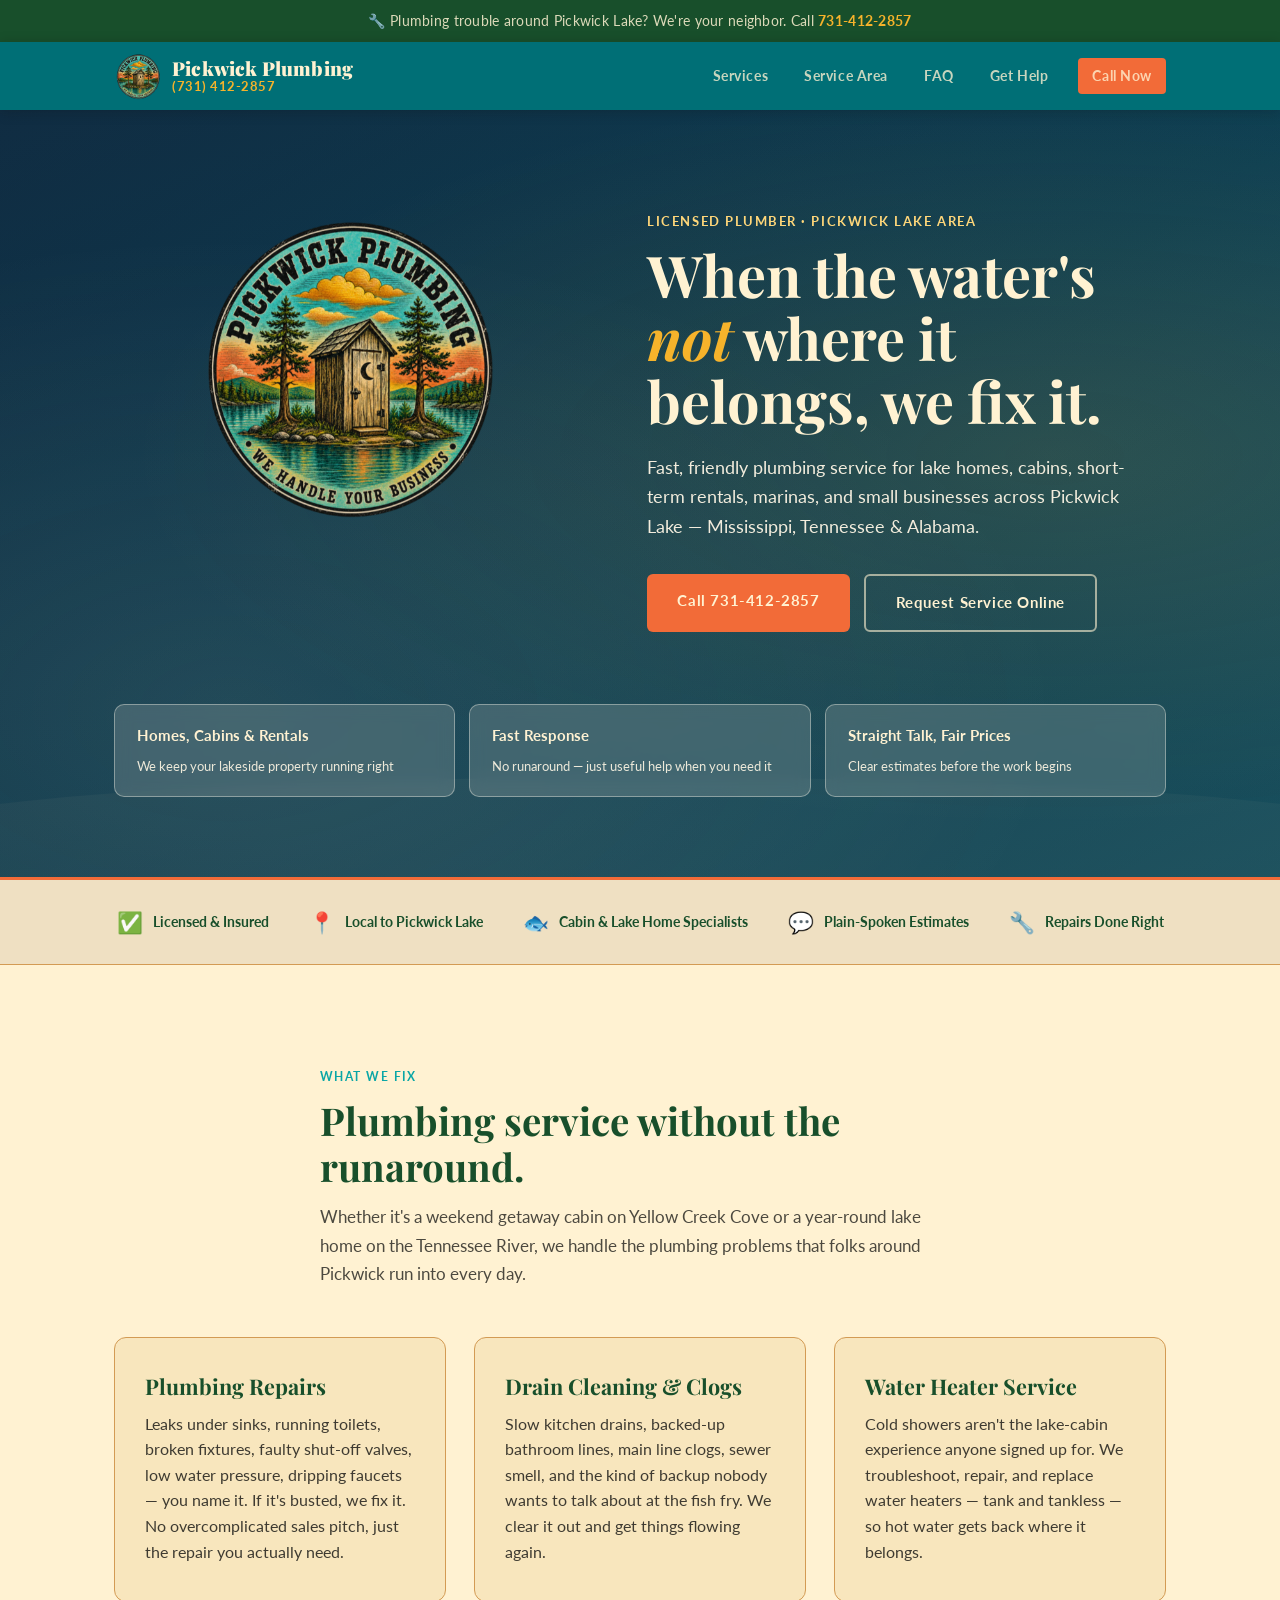
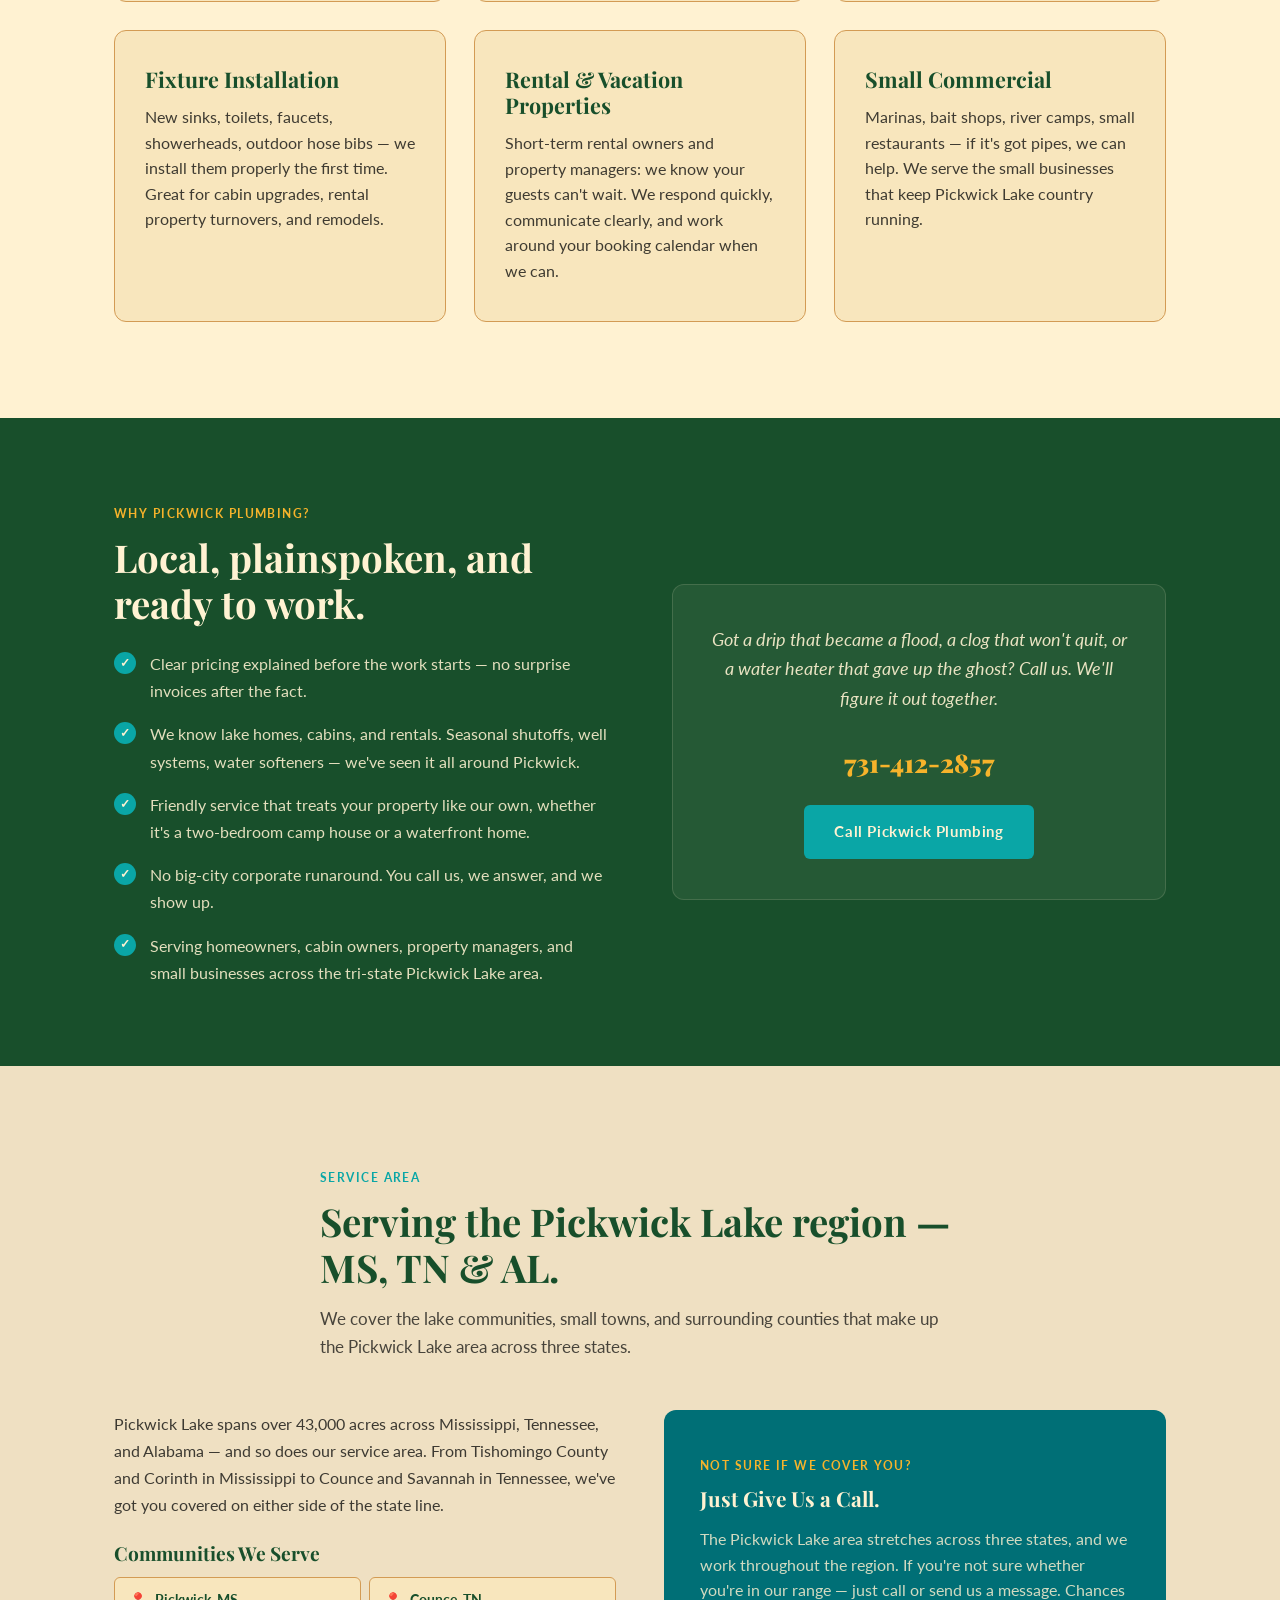
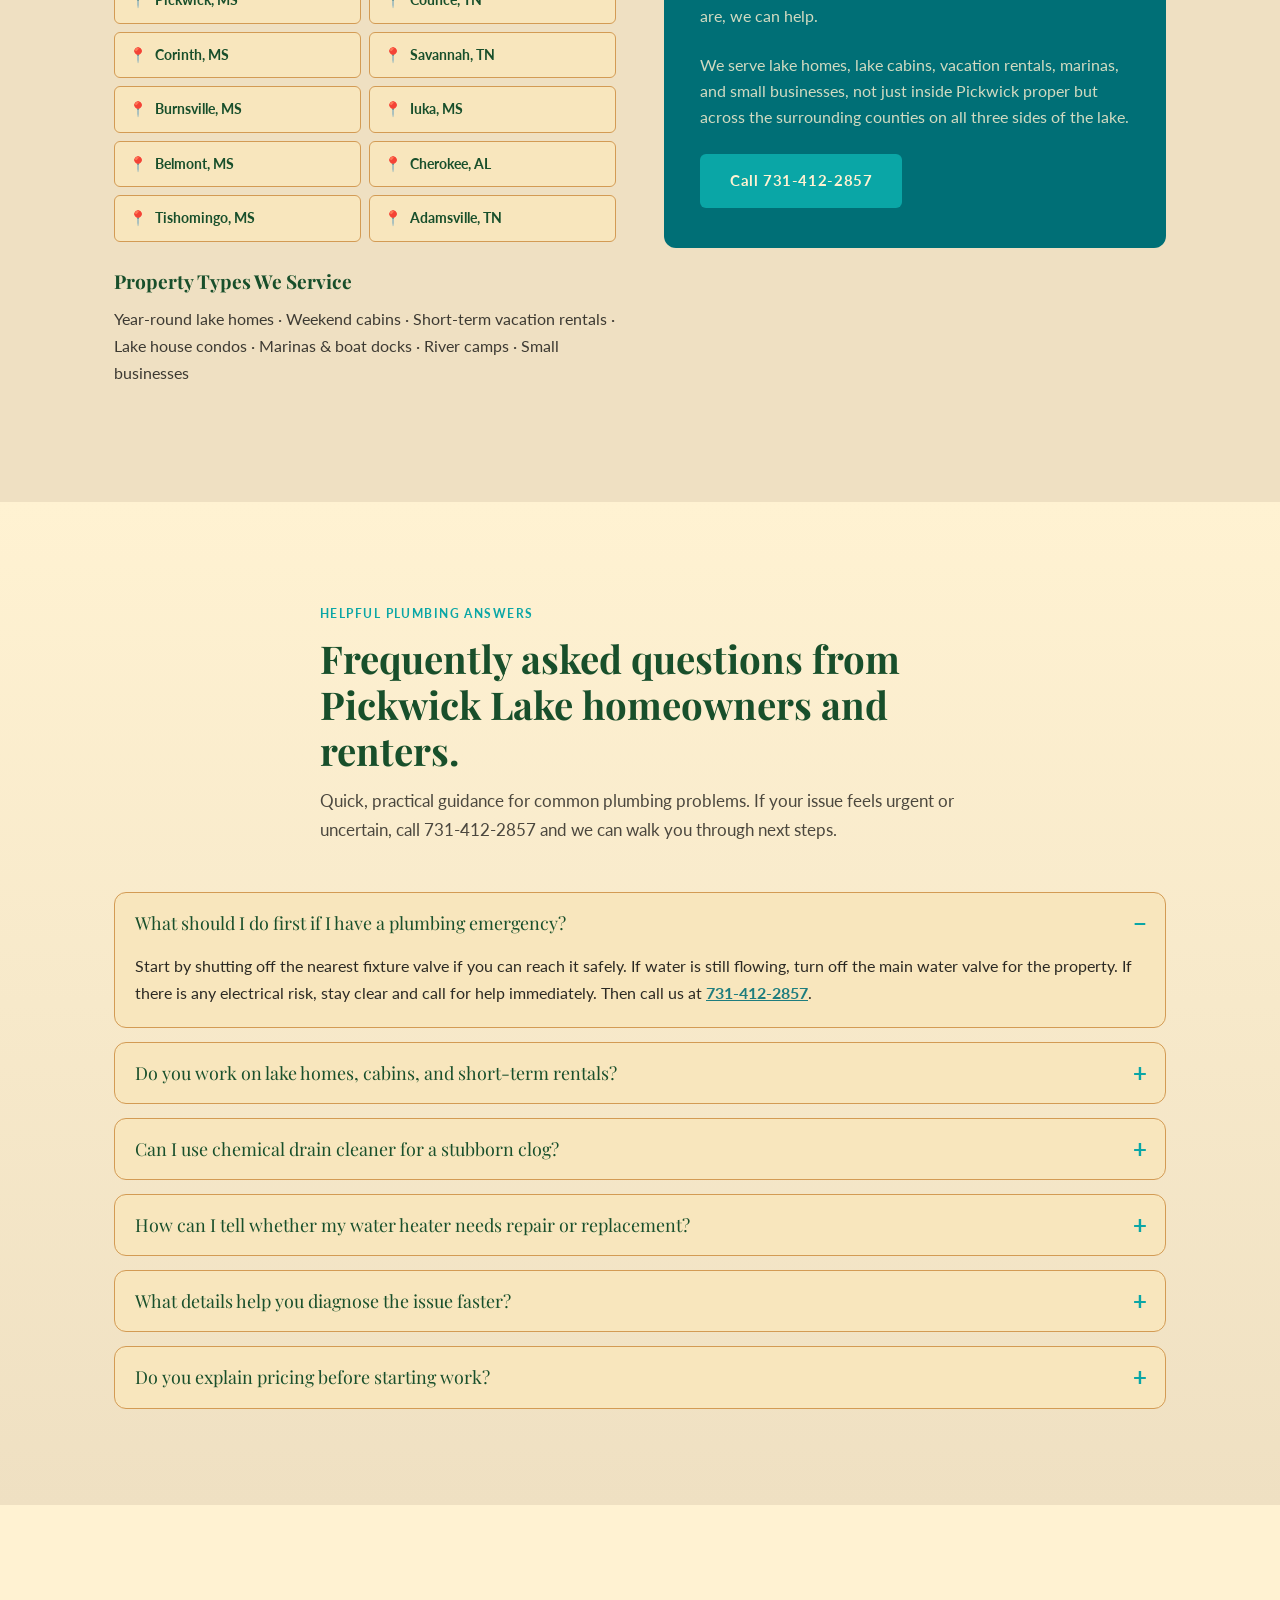
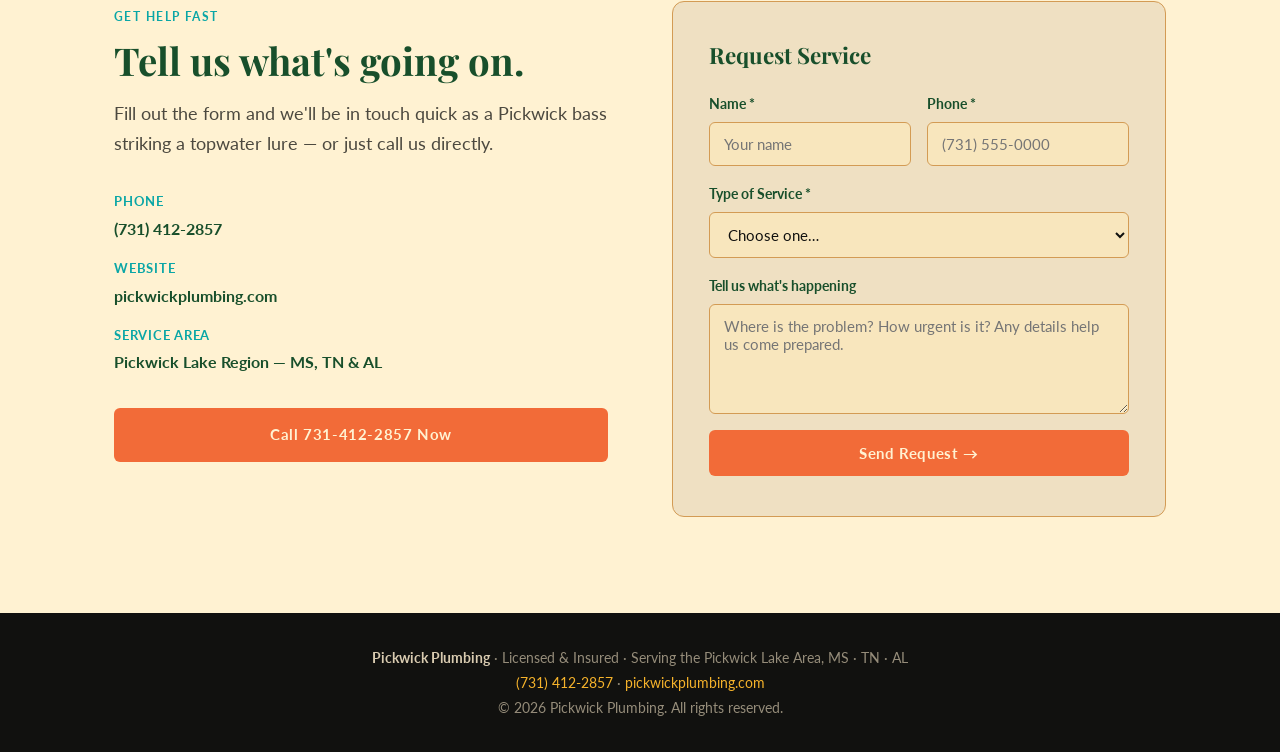
<file: index.html>
<!DOCTYPE html>
<html lang="en">
<head>
  <meta charset="UTF-8" />
  <meta name="viewport" content="width=device-width, initial-scale=1.0" />
  <style>
    /* Critical layout guards to minimize CLS while full CSS loads asynchronously. */
    body { margin: 0; font-family: 'Lato', Arial, sans-serif; line-height: 1.7; background: #fff2d2; color: #11110f; }
    img { display: block; max-width: 100%; height: auto; }
    .top-bar { background: #184f2b; color: rgba(255, 242, 210, 0.85); text-align: center; padding: 9px 16px; font-size: .875rem; }
    header { position: sticky; top: 0; z-index: 100; background: #006f76; box-shadow: 0 2px 12px rgba(17, 17, 15, 0.22); }
    #siteNav { display: flex; align-items: center; justify-content: space-between; gap: 24px; max-width: 1100px; margin: 0 auto; padding: 0 24px; height: 68px; }
    .nav-brand { display: flex; align-items: center; gap: 10px; line-height: 1.1; }
    .nav-logo { width: 48px; height: 48px; object-fit: contain; flex-shrink: 0; }
    .nav-brand-text { display: flex; flex-direction: column; }
    .brand-name { font-family: 'Playfair Display', Georgia, serif; font-size: 1.2rem; font-weight: 900; color: #fff2d2; }
    .brand-phone { font-size: .8rem; color: #f6b32b; font-weight: 700; letter-spacing: .04em; }
    .nav-links { display: flex; align-items: center; gap: 8px; }
    .menu-toggle { display: none; }
    .hero { background: linear-gradient(150deg, #12324a 0%, #0e4b60 52%, #1f6a78 100%); color: #fff2d2; padding: 96px 0 80px; }
    .hero-inner { max-width: 1100px; margin: 0 auto; padding: 0 24px; display: grid; grid-template-columns: minmax(280px, 0.95fr) minmax(0, 1.05fr); gap: 64px; align-items: start; }
    .hero-logo { width: min(100%, 320px); height: auto; object-fit: contain; }
    @media (max-width: 820px) {
      .hero-inner { grid-template-columns: 1fr; gap: 40px; }
      .hero-logo { width: min(100%, 260px); }
    }
    @media (max-width: 768px) {
      .menu-toggle { display: block; }
      .nav-links { display: none; }
    }
  </style>

  <!-- ═══════════════════════════════════════════
       PRIMARY SEO META
  ═══════════════════════════════════════════ -->
  <title>Pickwick Plumbing | Licensed Plumber Near Pickwick Lake – Call 731-412-2857</title>
  <meta name="description" content="Pickwick Plumbing serves the Pickwick Lake area of Mississippi, Tennessee & Alabama. Licensed plumber for leaks, drain clogs, water heaters, lake cabins, rentals & more. Call 731-412-2857." />
  <meta name="keywords" content="plumber Pickwick Lake, plumbing Pickwick MS, plumber Tishomingo County, plumber Corinth MS, lake cabin plumbing, water heater repair Pickwick, drain clog Pickwick, licensed plumber near me Mississippi" />
  <meta name="robots" content="index, follow" />
  <link rel="canonical" href="https://pickwickplumbing.com/" />

    <!-- POST-DEPLOY SEO CHECKLIST
      1) Confirm https://pickwickplumbing.com/sitemap.xml returns 200 and is submitted in Google Search Console.
      2) Confirm https://pickwickplumbing.com/robots.txt returns 200 and references the sitemap URL.
      3) Confirm thank-you page includes noindex and is not listed in sitemap.xml.
      4) Inspect home URL in Search Console after deployment and request indexing if needed.
    -->

  <!-- ═══════════════════════════════════════════
       OPEN GRAPH / SOCIAL
  ═══════════════════════════════════════════ -->
  <meta property="og:type" content="website" />
  <meta property="og:title" content="Pickwick Plumbing | Serving the Pickwick Lake Area" />
  <meta property="og:description" content="Fast, friendly plumbing service for homes, lake cabins, short-term rentals & small businesses around Pickwick Lake. Call 731-412-2857." />
  <meta property="og:url" content="https://pickwickplumbing.com/" />
  <meta property="og:site_name" content="Pickwick Plumbing" />

  <!-- ═══════════════════════════════════════════
       LOCAL BUSINESS SCHEMA (JSON-LD)
  ═══════════════════════════════════════════ -->
  <script type="application/ld+json">
  {
    "@context": "https://schema.org",
    "@type": "Plumber",
    "name": "Pickwick Plumbing",
    "telephone": "+17314122857",
    "url": "https://pickwickplumbing.com",
    "areaServed": [
      "Pickwick Lake, MS",
      "Tishomingo County, MS",
      "Corinth, MS",
      "Burnsville, MS",
      "Belmont, MS",
      "Iuka, MS",
      "Counce, TN",
      "Savannah, TN",
      "Cherokee, AL"
    ],
    "serviceType": [
      "Plumbing Repair",
      "Drain Cleaning",
      "Water Heater Repair",
      "Fixture Installation",
      "Emergency Plumbing"
    ],
    "priceRange": "$$",
    "description": "Licensed plumbing service for homes, lake cabins, vacation rentals, marinas, and small businesses around Pickwick Lake."
  }
  </script>

  <script type="application/ld+json">
  {
    "@context": "https://schema.org",
    "@type": "FAQPage",
    "mainEntity": [
      {
        "@type": "Question",
        "name": "What should I do first if I have a plumbing emergency?",
        "acceptedAnswer": {
          "@type": "Answer",
          "text": "Shut off the nearest fixture valve if possible. If water is still running or spreading, turn off your home's main water valve. Then call Pickwick Plumbing at 731-412-2857 and avoid using affected fixtures until inspected."
        }
      },
      {
        "@type": "Question",
        "name": "Do you work on lake homes, cabins, and vacation rentals?",
        "acceptedAnswer": {
          "@type": "Answer",
          "text": "Yes. We routinely service lake homes, cabins, short-term rentals, marinas, and small businesses around Pickwick Lake across Mississippi, Tennessee, and Alabama."
        }
      },
      {
        "@type": "Question",
        "name": "Can I use chemical drain cleaners for a clog?",
        "acceptedAnswer": {
          "@type": "Answer",
          "text": "We usually recommend avoiding harsh chemical cleaners, especially in older piping. They can damage pipes and make professional service harder and less safe. Mechanical clearing is often safer and more effective."
        }
      },
      {
        "@type": "Question",
        "name": "How do I know if my water heater needs repair or replacement?",
        "acceptedAnswer": {
          "@type": "Answer",
          "text": "Common signs include inconsistent hot water, rust-colored water, unusual noises, leaks around the tank, and rising utility bills. We can inspect your unit and explain whether repair or replacement is the better value."
        }
      },
      {
        "@type": "Question",
        "name": "What information should I have ready when I call?",
        "acceptedAnswer": {
          "@type": "Answer",
          "text": "Share your address, the fixture or area affected, when the issue started, whether water is actively leaking, and any steps you've already taken. Photos are helpful when available."
        }
      },
      {
        "@type": "Question",
        "name": "Do you provide estimates before work begins?",
        "acceptedAnswer": {
          "@type": "Answer",
          "text": "Yes. We explain what we found, your options, and expected costs before starting approved work so you can make a clear, informed decision."
        }
      }
    ]
  }
  </script>

  <!-- ═══════════════════════════════════════════
       FONTS
  ═══════════════════════════════════════════ -->
  <link rel="preconnect" href="https://fonts.googleapis.com" />
  <link rel="preconnect" href="https://fonts.gstatic.com" crossorigin />
  <link rel="preload" as="style" href="https://fonts.googleapis.com/css2?family=Playfair+Display:wght@700;900&family=Lato:ital,wght@0,400;0,700;1,400&display=optional" onload="this.onload=null;this.rel='stylesheet'" />
  <link rel="preload" as="style" href="style.css" onload="this.onload=null;this.rel='stylesheet'" />
  <noscript>
    <link rel="stylesheet" href="https://fonts.googleapis.com/css2?family=Playfair+Display:wght@700;900&family=Lato:ital,wght@0,400;0,700;1,400&display=optional" />
    <link rel="stylesheet" href="style.css" />
  </noscript>
</head>

<body>

  <!-- ═══════════════════════════════════════════
       TOP BAR
  ═══════════════════════════════════════════ -->
  <div class="top-bar" role="banner">
    🔧 Plumbing trouble around Pickwick Lake? We're your neighbor. Call <a href="tel:7314122857">731-412-2857</a>
  </div>

  <!-- ═══════════════════════════════════════════
       HEADER / NAV
  ═══════════════════════════════════════════ -->
  <header>
    <nav id="siteNav" aria-label="Main navigation">
      <a class="nav-brand" href="/" aria-label="Pickwick Plumbing home">
        <img src="color-logo-no-number.webp" alt="Pickwick Plumbing logo" class="nav-logo" width="2000" height="2000" />
        <span class="nav-brand-text">
          <span class="brand-name">Pickwick Plumbing</span>
          <span class="brand-phone"><strong>(731) 412-2857</strong></span>
        </span>
      </a>

      <button class="menu-toggle" id="menuToggle" type="button" aria-expanded="false" aria-controls="navLinks">Menu</button>

      <div class="nav-links" id="navLinks">
        <a href="#services">Services</a>
        <a href="#area">Service Area</a>
        <a href="#faq">FAQ</a>
        <a href="#contact">Get Help</a>
        <a class="btn btn-primary nav-cta" href="tel:7314122857">Call Now</a>
      </div>
    </nav>
  </header>

  <main>
    <!-- ═══════════════════════════════════════════
         HERO
    ═══════════════════════════════════════════ -->
    <section class="hero" aria-labelledby="hero-heading">
    <!-- INTRO -->
      <div class="hero-inner">
        <!-- LOGO -->
        <div class="hero-badge-col">
          <img src="color-logo-no-number.webp" alt="Pickwick Plumbing logo" class="hero-logo" width="2000" height="2000" />
        </div>

        <div class="hero-text">
          <span class="eyebrow">Licensed Plumber · Pickwick Lake Area</span>
          <h1 id="hero-heading">When the water's <em>not</em> where it belongs, we fix it.</h1>
          <p>Fast, friendly plumbing service for lake homes, cabins, short-term rentals, marinas, and small businesses across Pickwick Lake — Mississippi, Tennessee & Alabama.</p>
          <div class="hero-actions">
            <a class="btn btn-primary" href="tel:7314122857">Call 731-412-2857</a>
            <a class="btn btn-outline" href="#contact">Request Service Online</a>
          </div>
        </div>

        <!-- START PITCH -->
        <div class="hero-badges" aria-label="Service highlights">
          <div class="hero-badge">
            <div class="hero-badge-text">
              <strong>Homes, Cabins & Rentals</strong>
              <span>We keep your lakeside property running right</span>
            </div>
          </div>
          <div class="hero-badge">
            <div class="hero-badge-text">
              <strong>Fast Response</strong>
              <span>No runaround — just useful help when you need it</span>
            </div>
          </div>
          <div class="hero-badge">
            <div class="hero-badge-text">
              <strong>Straight Talk, Fair Prices</strong>
              <span>Clear estimates before the work begins</span>
            </div>
          </div>
        </div>
        <!-- END PITCH -->
      </div>
    </section>

    <!-- ═══════════════════════════════════════════
         TRUST STRIP
    ═══════════════════════════════════════════ -->
    <div class="trust-strip" aria-label="Trust indicators">
      <div class="trust-strip-inner">
        <div class="trust-item"><span class="trust-item-icon">✅</span> Licensed &amp; Insured</div>
        <div class="trust-item"><span class="trust-item-icon">📍</span> Local to Pickwick Lake</div>
        <div class="trust-item"><span class="trust-item-icon">🐟</span> Cabin &amp; Lake Home Specialists</div>
        <div class="trust-item"><span class="trust-item-icon">💬</span> Plain-Spoken Estimates</div>
        <div class="trust-item"><span class="trust-item-icon">🔧</span> Repairs Done Right</div>
      </div>
    </div>

    <!-- ═══════════════════════════════════════════
         SERVICES
    ═══════════════════════════════════════════ -->
    <section id="services" aria-labelledby="services-heading">
      <div class="wrap">
        <div class="section-heading">
          <span class="eyebrow">What We Fix</span>
          <h2 id="services-heading">Plumbing service without the runaround.</h2>
          <p>Whether it's a weekend getaway cabin on Yellow Creek Cove or a year-round lake home on the Tennessee River, we handle the plumbing problems that folks around Pickwick run into every day.</p>
        </div>

        <div class="cards">
          <article class="card">
            <h3>Plumbing Repairs</h3>
            <p>Leaks under sinks, running toilets, broken fixtures, faulty shut-off valves, low water pressure, dripping faucets — you name it. If it's busted, we fix it. No overcomplicated sales pitch, just the repair you actually need.</p>
          </article>

          <article class="card">
            <h3>Drain Cleaning &amp; Clogs</h3>
            <p>Slow kitchen drains, backed-up bathroom lines, main line clogs, sewer smell, and the kind of backup nobody wants to talk about at the fish fry. We clear it out and get things flowing again.</p>
          </article>

          <article class="card">
            <h3>Water Heater Service</h3>
            <p>Cold showers aren't the lake-cabin experience anyone signed up for. We troubleshoot, repair, and replace water heaters — tank and tankless — so hot water gets back where it belongs.</p>
          </article>

          <article class="card">
            <h3>Fixture Installation</h3>
            <p>New sinks, toilets, faucets, showerheads, outdoor hose bibs — we install them properly the first time. Great for cabin upgrades, rental property turnovers, and remodels.</p>
          </article>

          <article class="card">
            <h3>Rental &amp; Vacation Properties</h3>
            <p>Short-term rental owners and property managers: we know your guests can't wait. We respond quickly, communicate clearly, and work around your booking calendar when we can.</p>
          </article>

          <article class="card">
            <h3>Small Commercial</h3>
            <p>Marinas, bait shops, river camps, small restaurants — if it's got pipes, we can help. We serve the small businesses that keep Pickwick Lake country running.</p>
          </article>
        </div>
      </div>
    </section>

    <!-- ═══════════════════════════════════════════
         WHY US
    ═══════════════════════════════════════════ -->
    <section class="why-band" aria-labelledby="why-heading">
      <div class="wrap why-grid">
        <div>
          <span class="eyebrow">Why Pickwick Plumbing?</span>
          <h2 id="why-heading">Local, plainspoken, and ready to work.</h2>
          <ul class="check-list">
            <li>Clear pricing explained before the work starts — no surprise invoices after the fact.</li>
            <li>We know lake homes, cabins, and rentals. Seasonal shutoffs, well systems, water softeners — we've seen it all around Pickwick.</li>
            <li>Friendly service that treats your property like our own, whether it's a two-bedroom camp house or a waterfront home.</li>
            <li>No big-city corporate runaround. You call us, we answer, and we show up.</li>
            <li>Serving homeowners, cabin owners, property managers, and small businesses across the tri-state Pickwick Lake area.</li>
          </ul>
        </div>

        <div class="callout-box">
          <p>Got a drip that became a flood, a clog that won't quit, or a water heater that gave up the ghost? Call us. We'll figure it out together.</p>
          <a class="call-number" href="tel:7314122857">731-412-2857</a>
          <a class="btn btn-water" href="tel:7314122857">Call Pickwick Plumbing</a>
        </div>
      </div>
    </section>

    <!-- 
    ═══════════════════════════════════════════
         SERVICE AREA
    ═══════════════════════════════════════════ 
    -->
    <section id="area" aria-labelledby="area-heading">
      <div class="wrap">
        <div class="section-heading">
          <span class="eyebrow">Service Area</span>
          <h2 id="area-heading">Serving the Pickwick Lake region — MS, TN &amp; AL.</h2>
          <p>We cover the lake communities, small towns, and surrounding counties that make up the Pickwick Lake area across three states.</p>
        </div>

        <div class="area-grid">
          <div class="area-text">
            <p>Pickwick Lake spans over 43,000 acres across Mississippi, Tennessee, and Alabama — and so does our service area. From Tishomingo County and Corinth in Mississippi to Counce and Savannah in Tennessee, we've got you covered on either side of the state line.</p>

            <h3>Communities We Serve</h3>
            <ul class="area-towns" aria-label="Service area communities">
              <li>Pickwick, MS</li>
              <li>Counce, TN</li>
              <li>Corinth, MS</li>
              <li>Savannah, TN</li>
              <li>Burnsville, MS</li>
              <li>Iuka, MS</li>
              <li>Belmont, MS</li>
              <li>Cherokee, AL</li>
              <li>Tishomingo, MS</li>
              <li>Adamsville, TN</li>
            </ul>

            <h3 style="margin-top:28px;">Property Types We Service</h3>
            <p>Year-round lake homes · Weekend cabins · Short-term vacation rentals · Lake house condos · Marinas &amp; boat docks · River camps · Small businesses</p>
          </div>

          <aside class="area-aside" aria-label="Service area callout">
            <span class="eyebrow">Not sure if we cover you?</span>
            <h3>Just Give Us a Call.</h3>
            <p>The Pickwick Lake area stretches across three states, and we work throughout the region. If you're not sure whether you're in our range — just call or send us a message. Chances are, we can help.</p>
            <p>We serve lake homes, lake cabins, vacation rentals, marinas, and small businesses, not just inside Pickwick proper but across the surrounding counties on all three sides of the lake.</p>
            <a class="btn btn-water" href="tel:7314122857">Call 731-412-2857</a>
          </aside>
        </div>
      </div>
    </section>

    <!-- ═══════════════════════════════════════════
         FAQ
    ═══════════════════════════════════════════ -->
    <section id="faq" aria-labelledby="faq-heading">
      <div class="wrap">
        <div class="section-heading">
          <span class="eyebrow">Helpful Plumbing Answers</span>
          <h2 id="faq-heading">Frequently asked questions from Pickwick Lake homeowners and renters.</h2>
          <p>Quick, practical guidance for common plumbing problems. If your issue feels urgent or uncertain, call 731-412-2857 and we can walk you through next steps.</p>
        </div>

        <div class="faq-list">
          <details class="faq-item" open>
            <summary>What should I do first if I have a plumbing emergency?</summary>
            <p>Start by shutting off the nearest fixture valve if you can reach it safely. If water is still flowing, turn off the main water valve for the property. If there is any electrical risk, stay clear and call for help immediately. Then call us at <a href="tel:7314122857">731-412-2857</a>.</p>
          </details>

          <details class="faq-item">
            <summary>Do you work on lake homes, cabins, and short-term rentals?</summary>
            <p>Yes. We regularly service year-round homes, weekend cabins, vacation rentals, marinas, and small businesses in the Pickwick Lake region across Mississippi, Tennessee, and Alabama.</p>
          </details>

          <details class="faq-item">
            <summary>Can I use chemical drain cleaner for a stubborn clog?</summary>
            <p>In most cases, we recommend avoiding harsh chemical cleaners. They can damage some pipe materials and make later service harder. A mechanical clearing approach is usually safer and more reliable for long-term results.</p>
          </details>

          <details class="faq-item">
            <summary>How can I tell whether my water heater needs repair or replacement?</summary>
            <p>Warning signs include inconsistent hot water, rust-tinged water, unusual popping sounds, water around the base, or a sudden increase in energy use. We can evaluate your unit and give straightforward repair-versus-replace options.</p>
          </details>

          <details class="faq-item">
            <summary>What details help you diagnose the issue faster?</summary>
            <p>If possible, have your address, affected fixture, when the problem started, whether water is actively leaking, and what troubleshooting you already tried. Photos or short video can also speed up planning.</p>
          </details>

          <details class="faq-item">
            <summary>Do you explain pricing before starting work?</summary>
            <p>Absolutely. We explain what we found, what options make sense, and estimated costs before approved work begins so you can make a clear decision with no guesswork.</p>
          </details>
        </div>
      </div>
    </section>

    <!-- ═══════════════════════════════════════════
         CONTACT
    ═══════════════════════════════════════════ -->
    <section id="contact" aria-labelledby="contact-heading">
      <div class="wrap contact-grid">

        <div class="contact-info">
          <span class="eyebrow">Get Help Fast</span>
          <h2 id="contact-heading">Tell us what's going on.</h2>
          <p class="lead">Fill out the form and we'll be in touch quick as a Pickwick bass striking a topwater lure — or just call us directly.</p>

          <div class="contact-details">
            <div class="contact-detail">
              <div class="contact-detail-body">
                <strong>Phone</strong>
                <a href="tel:7314122857">(731) 412-2857</a>
              </div>
            </div>
            <div class="contact-detail">
              <div class="contact-detail-body">
                <strong>Website</strong>
                <a href="https://pickwickplumbing.com">pickwickplumbing.com</a>
              </div>
            </div>
            <div class="contact-detail">
              <div class="contact-detail-body">
                <strong>Service Area</strong>
                <span>Pickwick Lake Region — MS, TN &amp; AL</span>
              </div>
            </div>
          </div>

          <a class="btn btn-primary" href="tel:7314122857" style="width:100%;text-align:center;">Call 731-412-2857 Now</a>
        </div>

        <div class="contact-form">
          <h3>Request Service</h3>

          <!-- Web3Forms integration (pre-wired) -->
          <form id="serviceForm" action="https://api.web3forms.com/submit" method="POST">
            <input type="hidden" name="access_key" value="b88d169e-f9c1-4914-bdb2-d0b8a0f3db81" />
            <input type="hidden" name="subject" value="New Service Request — Pickwick Plumbing" />
            <input type="hidden" name="redirect" value="false" />

            <div class="form-grid">
              <label>
                Name *
                <input type="text" name="name" autocomplete="name" required placeholder="Your name" />
              </label>
              <label>
                Phone *
                <input type="tel" name="phone" autocomplete="tel" required placeholder="(731) 555-0000" />
              </label>
            </div>

            <label class="full">
              Type of Service *
              <select name="service" required>
                <option value="">Choose one…</option>
                <option>Leak repair</option>
                <option>Clogged drain</option>
                <option>Water heater repair or replacement</option>
                <option>Fixture installation</option>
                <option>Rental or vacation property service</option>
                <option>Other plumbing issue</option>
              </select>
            </label>

            <label class="full">
              Tell us what's happening
              <textarea name="message" placeholder="Where is the problem? How urgent is it? Any details help us come prepared."></textarea>
            </label>

            <button class="btn btn-primary" type="submit" style="width:100%;">Send Request →</button>
            <div class="form-status" id="formStatus" role="status" aria-live="polite"></div>
          </form>
        </div>

      </div>
    </section>
  </main>

  <!-- ═══════════════════════════════════════════
       FOOTER
  ═══════════════════════════════════════════ -->
  <footer>
    <p>
      <strong>Pickwick Plumbing</strong> · Licensed &amp; Insured · Serving the Pickwick Lake Area, MS · TN · AL<br />
      <a href="tel:7314122857">(731) 412-2857</a> ·
      <a href="https://pickwickplumbing.com">pickwickplumbing.com</a><br />
      © <span id="footerYear"></span> Pickwick Plumbing. All rights reserved.
    </p>
  </footer>

  <script>
    /* ── Year ── */
    document.getElementById('footerYear').textContent = new Date().getFullYear();

    /* ── Mobile nav ── */
    const nav = document.getElementById('siteNav');
    const toggle = document.getElementById('menuToggle');
    toggle.addEventListener('click', () => {
      const open = nav.classList.toggle('open');
      toggle.setAttribute('aria-expanded', String(open));
      toggle.textContent = open ? 'Close' : 'Menu';
    });
    document.querySelectorAll('#navLinks a').forEach(link => {
      link.addEventListener('click', () => {
        nav.classList.remove('open');
        toggle.setAttribute('aria-expanded', 'false');
        toggle.textContent = 'Menu';
      });
    });

    /* ── Contact form (Web3Forms AJAX) ── */
    const form   = document.getElementById('serviceForm');
    const status = document.getElementById('formStatus');

    form.addEventListener('submit', async (e) => {
      e.preventDefault();
      const btn = form.querySelector('button[type="submit"]');
      btn.disabled = true;
      btn.textContent = 'Sending…';
      status.style.display = 'none';
      status.className = 'form-status';

      try {
        const res  = await fetch('https://api.web3forms.com/submit', {
          method: 'POST',
          body: new FormData(form)
        });
        const data = await res.json();

        if (data.success) {
          const nameField = form.elements.namedItem('name');
          const firstName = (nameField && typeof nameField.value === 'string')
            ? nameField.value.trim().split(/\s+/)[0]
            : '';

          const target = firstName
            ? `thank-you.html?name=${encodeURIComponent(firstName)}`
            : 'thank-you.html';

          window.location.href = target;
          form.reset();
        } else {
          throw new Error(data.message || 'Submission error');
        }
      } catch (err) {
        status.style.display = 'block';
        status.classList.add('error');
        status.textContent   = 'Something went sideways sending that. Please call us at (731) 412-2857 and we\'ll get you taken care of.';
      } finally {
        btn.disabled = false;
        btn.textContent = 'Send Request →';
      }
    });
  </script>
</body>
</html>
</file>
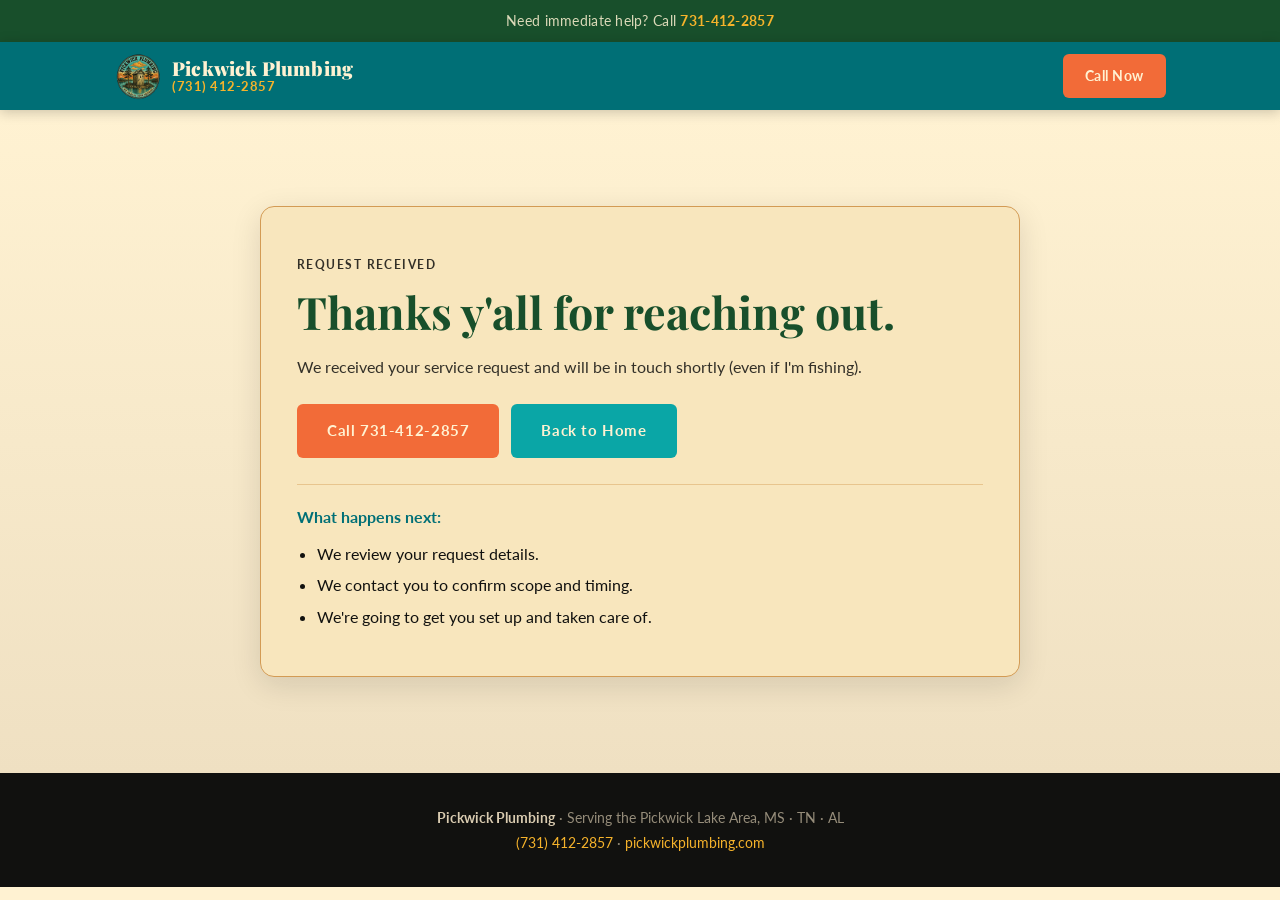
<file: thank-you.html>
<!DOCTYPE html>
<html lang="en">
<head>
  <meta charset="UTF-8" />
  <meta name="viewport" content="width=device-width, initial-scale=1.0" />
  <title>Thank You | Pickwick Plumbing</title>
  <meta name="description" content="Thanks for contacting Pickwick Plumbing. We received your request and will follow up shortly." />
  <meta name="robots" content="noindex, follow" />
  <link rel="canonical" href="https://pickwickplumbing.com/thank-you.html" />
  <link rel="preconnect" href="https://fonts.googleapis.com" />
  <link rel="preconnect" href="https://fonts.gstatic.com" crossorigin />
  <link rel="preload" as="style" href="https://fonts.googleapis.com/css2?family=Playfair+Display:wght@700;900&family=Lato:ital,wght@0,400;0,700;1,400&display=swap" onload="this.onload=null;this.rel='stylesheet'" />
  <link rel="preload" as="style" href="style.css" onload="this.onload=null;this.rel='stylesheet'" />
  <noscript>
    <link rel="stylesheet" href="https://fonts.googleapis.com/css2?family=Playfair+Display:wght@700;900&family=Lato:ital,wght@0,400;0,700;1,400&display=swap" />
    <link rel="stylesheet" href="style.css" />
  </noscript>
</head>
<body>
  <div class="top-bar" role="banner">
    Need immediate help? Call <a href="tel:7314122857">731-412-2857</a>
  </div>

  <header>
    <nav id="siteNav" aria-label="Main navigation">
      <a class="nav-brand" href="index.html" aria-label="Pickwick Plumbing home">
        <img src="color-logo-no-number.png" alt="Pickwick Plumbing logo" class="nav-logo" />
        <span class="nav-brand-text">
          <span class="brand-name">Pickwick Plumbing</span>
          <span class="brand-phone">(731) 412-2857</span>
        </span>
      </a>
      <a class="btn btn-primary nav-cta" href="tel:7314122857">Call Now</a>
    </nav>
  </header>

  <main>
    <section class="thanks-section" aria-labelledby="thanks-title">
      <div class="wrap thanks-wrap">
        <div class="thanks-card">
          <p class="eyebrow">Request Received</p>
          <h1 id="thanks-title">Thanks y'all for reaching out.</h1>
          <p id="thanksMessage">We received your service request and will be in touch shortly (even if I'm fishing).</p>

          <div class="thanks-actions">
            <a class="btn btn-primary" href="tel:7314122857">Call 731-412-2857</a>
            <a class="btn btn-water" href="index.html">Back to Home</a>
          </div>

          <div class="thanks-note">
            <strong>What happens next:</strong>
            <ul>
              <li>We review your request details.</li>
              <li>We contact you to confirm scope and timing.</li>
              <li>We're going to get you set up and taken care of.</li>
            </ul>
          </div>
        </div>
      </div>
    </section>
  </main>

  <footer>
    <p>
      <strong>Pickwick Plumbing</strong> · Serving the Pickwick Lake Area, MS · TN · AL<br />
      <a href="tel:7314122857">(731) 412-2857</a> ·
      <a href="https://pickwickplumbing.com">pickwickplumbing.com</a>
    </p>
  </footer>

  <script src="thank-you.js"></script>
</body>
</html>
</file>
<file: style.css>
/* DESIGN TOKENS */
:root {
  --ink:         #11110f;
  --paper:       #efe0c2;
  --paper-light: #fff2d2;
  --teal:        #0aa6a6;
  --deep-teal:   #006f76;
  --lake:        #00b8c8;
  --sunset:      #f26b38;
  --gold:        #f6b32b;
  --pine:        #184f2b;
  --grass:       #7fa629;
  --wood:        #d39b54;
  --cream:       #f8e6bd;
  --shadow:      rgba(17, 17, 15, 0.22);

  --radius:      6px;
  --transition:  .2s ease;

  font-size: 16px;
}

/* RESET & BASE */
*, *::before, *::after { box-sizing: border-box; margin: 0; padding: 0; }

html { scroll-behavior: smooth; }

body {
  font-family: 'Lato', sans-serif;
  color: var(--ink);
  background: var(--paper-light);
  line-height: 1.7;
}

h1, h2, h3, h4 {
  font-family: 'Playfair Display', Georgia, serif;
  line-height: 1.2;
}

a { color: inherit; text-decoration: none; }
img { display: block; max-width: 100%; }
ul { list-style: none; }

/* UTILITIES */
.wrap { max-width: 1100px; margin: 0 auto; padding: 0 24px; }

.eyebrow {
  display: inline-block;
  font-family: 'Lato', sans-serif;
  font-size: .75rem;
  font-weight: 700;
  letter-spacing: .12em;
  text-transform: uppercase;
  color: var(--teal);
  margin-bottom: 10px;
}

.section-heading {
  text-align: flex-start;
  max-width: 640px;
  margin: 0 auto 48px;
}
.section-heading h2 { font-size: clamp(1.75rem, 3vw, 2.5rem); margin-bottom: 14px; color: var(--pine); }
.section-heading p  { color: var(--ink); font-size: 1.05rem; opacity: .75; }

/* BUTTONS */
.btn {
  display: inline-block;
  padding: 14px 30px;
  border-radius: var(--radius);
  font-family: 'Lato', sans-serif;
  font-weight: 700;
  font-size: .95rem;
  letter-spacing: .04em;
  transition: background var(--transition), transform var(--transition), box-shadow var(--transition);
  cursor: pointer;
  border: none;
  text-align: center;
}
.btn-primary {
  background: var(--sunset);
  color: var(--paper-light);
}
.btn-primary:hover { background: #d95a28; transform: translateY(-1px); box-shadow: 0 6px 18px rgba(242,107,56,.38); }

.btn-outline {
  background: transparent;
  color: var(--paper-light);
  border: 2px solid rgba(255,242,210,.6);
}
.btn-outline:hover { background: rgba(255,242,210,.12); border-color: var(--paper-light); }

.btn-water {
  background: var(--teal);
  color: var(--paper-light);
}
.btn-water:hover { background: var(--lake); transform: translateY(-1px); }

/* TOP BAR */
.top-bar {
  background: var(--pine);
  color: rgba(255,242,210,.85);
  text-align: center;
  padding: 9px 16px;
  font-size: .875rem;
  letter-spacing: .02em;
}
.top-bar a { color: var(--gold); font-weight: 700; }
.top-bar a:hover { text-decoration: underline; }

/* HEADER / NAV */
header {
  position: sticky;
  top: 0;
  z-index: 100;
  background: var(--deep-teal);
  box-shadow: 0 2px 12px var(--shadow);
}

nav {
  display: flex;
  align-items: center;
  justify-content: space-between;
  gap: 24px;
  max-width: 1100px;
  margin: 0 auto;
  padding: 0 24px;
  height: 68px;
}

.nav-brand {
  display: flex;
  align-items: center;
  gap: 10px;
  line-height: 1.1;
}
.nav-logo {
  width: 48px;
  height: 48px;
  object-fit: contain;
  flex-shrink: 0;
}
.nav-brand-text {
  display: flex;
  flex-direction: column;
}
.nav-brand .brand-name {
  font-family: 'Playfair Display', serif;
  font-size: 1.2rem;
  font-weight: 900;
  color: var(--paper-light);
  letter-spacing: .01em;
}
.nav-brand .brand-phone {
  font-size: .8rem;
  color: var(--gold);
  font-weight: 700;
  letter-spacing: .04em;
}
.nav-brand:hover .brand-name { color: var(--cream); }

.nav-links {
  display: flex;
  align-items: center;
  gap: 8px;
}
.nav-links a {
  color: rgba(255,242,210,.78);
  font-size: .9rem;
  font-weight: 700;
  padding: 6px 14px;
  border-radius: 4px;
  transition: color var(--transition), background var(--transition);
  letter-spacing: .04em;
}
.nav-links a:hover { color: var(--paper-light); background: rgba(255,242,210,.10); }

.nav-cta { margin-left: 8px; padding: 10px 22px; font-size: .875rem; }

.menu-toggle {
  display: none;
  background: none;
  border: 2px solid rgba(255,242,210,.4);
  color: var(--paper-light);
  padding: 8px 16px;
  border-radius: 4px;
  font-family: 'Lato', sans-serif;
  font-size: .875rem;
  font-weight: 700;
  cursor: pointer;
  transition: border-color var(--transition);
}
.menu-toggle:hover { border-color: var(--paper-light); }

@media (max-width: 768px) {
  .menu-toggle { display: block; }
  .nav-links {
    display: none;
    position: absolute;
    top: 100%;
    left: 0; right: 0;
    background: var(--pine);
    flex-direction: column;
    padding: 20px 24px;
    gap: 4px;
    border-top: 1px solid rgba(255,242,210,.10);
  }
  nav { position: relative; }
  nav.open .nav-links { display: flex; }
  .nav-links a { padding: 12px 16px; border-radius: 4px; width: 100%; }
  .nav-cta { display: none; }
}

/* HERO */
.hero {
  position: relative;
  background: linear-gradient(150deg, #12324a 0%, #0e4b60 52%, #1f6a78 100%);
  color: var(--paper-light);
  overflow: hidden;
  padding: 96px 0 80px;
}

/* Subtle water ripple decoration */
.hero::before {
  content: '';
  position: absolute;
  bottom: -60px;
  left: -10%;
  right: -10%;
  height: 160px;
  background: var(--paper);
  border-radius: 50% 50% 0 0 / 60px;
  opacity: .06;
}
.hero::after {
  content: '';
  position: absolute;
  top: 0; left: 0; right: 0; bottom: 0;
  background:
    radial-gradient(ellipse at 82% 45%, rgba(246,179,43,.12) 0%, transparent 62%),
    radial-gradient(ellipse at 18% 78%, rgba(255,242,210,.09) 0%, transparent 56%),
    linear-gradient(180deg, rgba(9, 24, 39, .22), rgba(9, 24, 39, .35));
  pointer-events: none;
}

.hero-inner {
  position: relative;
  z-index: 1;
  max-width: 1100px;
  margin: 0 auto;
  padding: 0 24px;
  display: grid;
  grid-template-columns: minmax(280px, 0.95fr) minmax(0, 1.05fr);
  gap: 64px;
  align-items: start;
}

.hero-text .eyebrow { color: #ffd77a; font-size: .8rem; }
.hero-text h1 {
  font-size: clamp(2.2rem, 4.5vw, 3.6rem);
  color: var(--paper-light);
  margin-bottom: 20px;
  line-height: 1.1;
}
.hero-text h1 em {
  font-style: italic;
  color: var(--gold);
}
.hero-text p {
  font-size: 1.1rem;
  color: rgba(255, 247, 230, .94);
  margin-bottom: 32px;
  max-width: 480px;
}
.hero-actions { display: flex; gap: 14px; flex-wrap: wrap; }

.hero-badge-col {
  display: flex;
  flex-direction: column;
  gap: 16px;
  align-items: center;
}

.hero-logo {
  width: min(100%, 320px);
  height: auto;
  object-fit: contain;
}

.hero-badges {
  grid-column: 1 / -1;
  display: grid;
  grid-template-columns: repeat(3, minmax(0, 1fr));
  gap: 14px;
  width: 100%;
  margin-top: 8px;
}

.hero-badge {
  background: rgba(255, 249, 236, .16);
  border: 1px solid rgba(255, 249, 236, .38);
  border-radius: 10px;
  padding: 18px 22px;
  backdrop-filter: blur(8px);
  display: flex;
  align-items: center;
  gap: 16px;
  transition: background var(--transition), border-color var(--transition);
}
.hero-badge:hover {
  background: rgba(255, 249, 236, .24);
  border-color: rgba(255, 249, 236, .55);
}
.hero-badge-icon { font-size: 1.8rem; flex-shrink: 0; }
.hero-badge-text strong { display: block; color: var(--paper-light); font-size: .95rem; margin-bottom: 2px; }
.hero-badge-text span { color: rgba(255, 247, 230, .9); font-size: .82rem; }

@media (max-width: 820px) {
  .hero-inner { grid-template-columns: 1fr; gap: 40px; }
  .hero-badge-col { align-items: center; }
  .hero-badges { grid-template-columns: 1fr; }
  .hero-logo { width: min(100%, 260px); }
  .hero-text h1 { font-size: 2.2rem; }
}

/* TRUST STRIP */
.trust-strip {
  background: var(--paper);
  border-top: 3px solid var(--sunset);
  border-bottom: 1px solid var(--wood);
  padding: 24px 0;
}
.trust-strip-inner {
  max-width: 1100px;
  margin: 0 auto;
  padding: 0 24px;
  display: flex;
  justify-content: center;
  gap: 40px;
  flex-wrap: wrap;
}
.trust-item {
  display: flex;
  align-items: center;
  gap: 10px;
  font-size: .9rem;
  font-weight: 700;
  color: var(--pine);
}
.trust-item-icon { font-size: 1.3rem; }

/* SERVICES */
#services { padding: 96px 0; background: var(--paper-light); }

.cards {
  display: grid;
  grid-template-columns: repeat(auto-fit, minmax(280px, 1fr));
  gap: 28px;
}

.card {
  background: var(--cream);
  border: 1px solid var(--wood);
  border-radius: 12px;
  padding: 36px 30px;
  transition: box-shadow var(--transition), transform var(--transition), border-color var(--transition);
  position: relative;
  overflow: hidden;
}
.card::before {
  content: '';
  position: absolute;
  top: 0; left: 0; right: 0;
  height: 4px;
  background: linear-gradient(90deg, var(--teal), var(--lake));
  transform: scaleX(0);
  transform-origin: left;
  transition: transform .3s ease;
}
.card:hover { box-shadow: 0 8px 32px var(--shadow); transform: translateY(-3px); border-color: var(--teal); }
.card:hover::before { transform: scaleX(1); }

.card-icon { font-size: 2.4rem; margin-bottom: 18px; }
.card h3 { font-size: 1.35rem; color: var(--pine); margin-bottom: 12px; }
.card p  { color: var(--ink); font-size: .97rem; line-height: 1.65; opacity: .8; }

/* WHY US BAND */
.why-band {
  background: var(--pine);
  color: var(--paper-light);
  padding: 80px 0;
}

.why-grid {
  display: grid;
  grid-template-columns: 1fr 1fr;
  gap: 64px;
  align-items: center;
}

.why-grid h2 { color: var(--paper-light); font-size: clamp(1.75rem, 3vw, 2.4rem); margin-bottom: 24px; }
.why-grid .eyebrow { color: var(--gold); }

.check-list { display: flex; flex-direction: column; gap: 16px; margin-top: 8px; }
.check-list li {
  display: flex;
  gap: 14px;
  align-items: flex-start;
  color: rgba(255,242,210,.88);
  font-size: 1rem;
}
.check-list li::before {
  content: '✓';
  flex-shrink: 0;
  width: 22px;
  height: 22px;
  background: var(--teal);
  color: var(--paper-light);
  border-radius: 50%;
  display: flex;
  align-items: center;
  justify-content: center;
  font-size: .75rem;
  font-weight: 900;
  margin-top: 2px;
}

.callout-box {
  background: rgba(255,242,210,.06);
  border: 1px solid rgba(255,242,210,.14);
  border-radius: 12px;
  padding: 40px 36px;
  text-align: center;
}
.callout-box .quote-mark {
  font-family: 'Playfair Display', serif;
  font-size: 5rem;
  color: var(--gold);
  line-height: .6;
  display: block;
  margin-bottom: 16px;
}
.callout-box p {
  font-size: 1.15rem;
  font-style: italic;
  color: rgba(255,242,210,.9);
  margin-bottom: 28px;
  line-height: 1.6;
}
.callout-box .call-number {
  display: block;
  font-family: 'Playfair Display', serif;
  font-size: 1.6rem;
  font-weight: 900;
  color: var(--gold);
  margin-bottom: 20px;
}

@media (max-width: 768px) {
  .why-grid { grid-template-columns: 1fr; gap: 40px; }
}

/* SERVICE AREA */
#area { padding: 96px 0; background: var(--paper); }
#area h2 { color: var(--pine); }

.area-grid {
  display: grid;
  grid-template-columns: 1fr 1fr;
  gap: 48px;
  align-items: start;
}

.area-text p { color: var(--ink); margin-bottom: 20px; opacity: .8; }
.area-text h3 { font-size: 1.2rem; color: var(--pine); margin-bottom: 12px; margin-top: 24px; }

.area-towns {
  display: grid;
  grid-template-columns: 1fr 1fr;
  gap: 8px;
}
.area-towns li {
  background: var(--cream);
  border: 1px solid var(--wood);
  border-radius: 6px;
  padding: 10px 14px;
  font-size: .9rem;
  font-weight: 700;
  color: var(--pine);
  display: flex;
  align-items: center;
  gap: 8px;
}
.area-towns li::before { content: '📍'; font-size: .9rem; }

.area-aside {
  background: var(--deep-teal);
  border-radius: 12px;
  padding: 40px 36px;
  color: var(--paper-light);
}
.area-aside h3 { color: var(--paper-light); font-size: 1.3rem; margin-bottom: 16px; }
.area-aside p  { color: rgba(255,242,210,.82); font-size: .97rem; margin-bottom: 24px; line-height: 1.65; }
.area-aside .eyebrow { color: var(--gold); }

@media (max-width: 768px) {
  .area-grid { grid-template-columns: 1fr; }
}

/* FAQ */
#faq {
  padding: 96px 0;
  background: linear-gradient(180deg, var(--paper-light), var(--paper));
}

.faq-list {
  display: grid;
  gap: 14px;
}

.faq-item {
  background: var(--cream);
  border: 1px solid var(--wood);
  border-radius: 12px;
  padding: 0;
  overflow: hidden;
}

.faq-item summary {
  list-style: none;
  cursor: pointer;
  padding: 18px 56px 18px 20px;
  font-family: 'Playfair Display', Georgia, serif;
  font-size: 1.12rem;
  line-height: 1.35;
  color: var(--pine);
  position: relative;
}

.faq-item summary::-webkit-details-marker {
  display: none;
}

.faq-item summary::after {
  content: '+';
  position: absolute;
  right: 18px;
  top: 50%;
  transform: translateY(-50%);
  font-family: 'Lato', sans-serif;
  font-size: 1.5rem;
  font-weight: 700;
  color: var(--teal);
}

.faq-item[open] summary::after {
  content: '\2212';
}

.faq-item p {
  padding: 0 20px 20px;
  color: var(--ink);
  opacity: .88;
  font-size: .98rem;
}

.faq-item a {
  color: var(--deep-teal);
  font-weight: 700;
  text-decoration: underline;
}

.faq-item summary:focus-visible {
  outline: 3px solid rgba(10,166,166,.35);
  outline-offset: -3px;
}

@media (max-width: 768px) {
  #faq { padding: 72px 0; }
  .faq-item summary { font-size: 1.02rem; padding-right: 48px; }
}

/* CONTACT */
#contact { padding: 96px 0; background: var(--paper-light); }

.contact-grid {
  display: grid;
  grid-template-columns: 1fr 1fr;
  gap: 64px;
  align-items: start;
}

.contact-info h2 { font-size: clamp(1.75rem, 3vw, 2.4rem); color: var(--pine); margin-bottom: 16px; }
.contact-info .lead { font-size: 1.1rem; color: var(--ink); opacity: .75; margin-bottom: 32px; }

.contact-details { display: flex; flex-direction: column; gap: 16px; margin-bottom: 32px; }
.contact-detail {
  display: flex;
  gap: 14px;
  align-items: center;
}
.contact-detail-icon {
  width: 44px;
  height: 44px;
  background: var(--cream);
  border: 1px solid var(--wood);
  border-radius: 10px;
  display: flex;
  align-items: center;
  justify-content: center;
  font-size: 1.2rem;
  flex-shrink: 0;
}
.contact-detail-body strong { display: block; font-size: .8rem; color: var(--teal); letter-spacing: .06em; text-transform: uppercase; margin-bottom: 2px; }
.contact-detail-body a { color: var(--pine); font-weight: 700; font-size: 1rem; }
.contact-detail-body a:hover { color: var(--teal); }
.contact-detail-body span { color: var(--pine); font-weight: 700; font-size: 1rem; }

/* Form */
.contact-form {
  background: var(--paper);
  border: 1px solid var(--wood);
  border-radius: 12px;
  padding: 40px 36px;
}
.contact-form h3 { font-size: 1.4rem; color: var(--pine); margin-bottom: 24px; }

.form-row { display: grid; grid-template-columns: 1fr 1fr; gap: 16px; }

label { display: flex; flex-direction: column; gap: 6px; font-size: .875rem; font-weight: 700; color: var(--pine); margin-bottom: 16px; }
label.full { grid-column: 1 / -1; }

input, select, textarea {
  border: 1.5px solid var(--wood);
  border-radius: 6px;
  padding: 12px 14px;
  font-family: 'Lato', sans-serif;
  font-size: .95rem;
  color: var(--ink);
  background: var(--cream);
  transition: border-color var(--transition), box-shadow var(--transition);
  width: 100%;
}
input:focus, select:focus, textarea:focus {
  outline: none;
  border-color: var(--teal);
  box-shadow: 0 0 0 3px rgba(10,166,166,.18);
}
textarea { resize: vertical; min-height: 110px; }

.form-grid {
  display: grid;
  grid-template-columns: 1fr 1fr;
  gap: 0 16px;
}

.form-status {
  display: none;
  margin-top: 16px;
  padding: 14px 18px;
  border-radius: 6px;
  font-size: .92rem;
  background: #d4edda;
  color: #155724;
  border: 1px solid #c3e6cb;
}
.form-status.error {
  background: #f8d7da;
  color: #721c24;
  border-color: #f5c6cb;
}

@media (max-width: 768px) {
  .contact-grid { grid-template-columns: 1fr; gap: 40px; }
  .form-grid { grid-template-columns: 1fr; }
  .contact-form { padding: 28px 22px; }
}

/* THANK YOU PAGE */
.thanks-section {
  padding: 96px 0;
  background: linear-gradient(180deg, var(--paper-light), var(--paper));
}

.thanks-wrap {
  display: grid;
  place-items: center;
}

.thanks-card {
  width: 100%;
  max-width: 760px;
  background: var(--cream);
  border: 1px solid var(--wood);
  border-radius: 14px;
  padding: 42px 36px;
  box-shadow: 0 8px 30px rgba(17, 17, 15, 0.12);
}

.thanks-card h1 {
  color: var(--pine);
  font-size: clamp(2rem, 4vw, 2.8rem);
  margin-bottom: 14px;
}

.thanks-card p {
  color: var(--ink);
  opacity: .85;
}

.thanks-actions {
  margin-top: 24px;
  display: flex;
  flex-wrap: wrap;
  gap: 12px;
}

.thanks-note {
  margin-top: 26px;
  padding-top: 18px;
  border-top: 1px solid rgba(211, 155, 84, .45);
}

.thanks-note strong {
  display: block;
  color: var(--deep-teal);
  margin-bottom: 10px;
}

.thanks-note ul {
  list-style: disc;
  padding-left: 20px;
}

.thanks-note li {
  margin-bottom: 4px;
}

@media (max-width: 768px) {
  .thanks-section { padding: 72px 0; }
  .thanks-card { padding: 30px 22px; }
}

/* FOOTER */
footer {
  background: var(--ink);
  color: rgba(239,224,194,.6);
  text-align: center;
  padding: 32px 24px;
  font-size: .875rem;
  line-height: 1.8;
}
footer a { color: var(--gold); }
footer a:hover { text-decoration: underline; }
footer strong { color: rgba(239,224,194,.9); }

/* ANIMATIONS */
@keyframes fadeUp {
  from { opacity: 0; transform: translateY(24px); }
  to   { opacity: 1; transform: translateY(0); }
}
.hero-text { animation: fadeUp .7s ease both; }
.hero-badge-col { animation: fadeUp .7s .2s ease both; }
</file>
